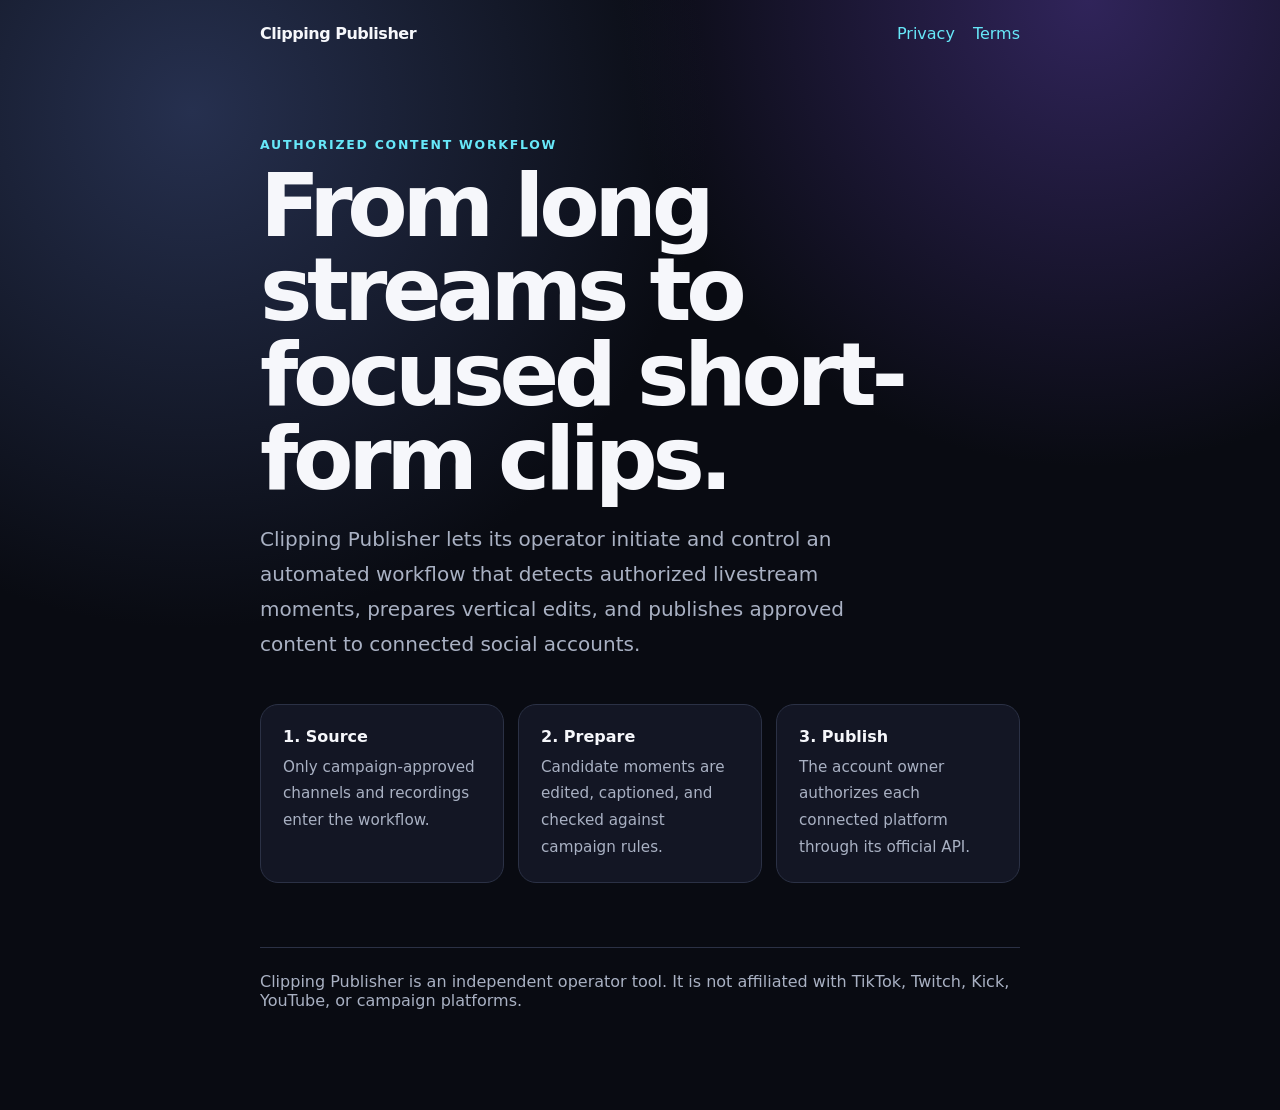
<file: index.html>
<!doctype html>
<html lang="en">
<head>
  <meta charset="utf-8">
  <meta name="viewport" content="width=device-width, initial-scale=1">
  <meta name="description" content="Clipping Publisher prepares authorized livestream highlights for short-form publishing.">
  <title>Clipping Publisher</title>
  <link rel="stylesheet" href="style.css">
</head>
<body>
  <nav aria-label="Primary">
    <a class="brand" href="index.html">Clipping Publisher</a>
    <div><a href="privacy.html">Privacy</a><a href="terms.html">Terms</a></div>
  </nav>
  <main>
    <div class="eyebrow">Authorized content workflow</div>
    <h1>From long streams to focused short-form clips.</h1>
    <p class="lede">Clipping Publisher lets its operator initiate and control an automated workflow that detects authorized livestream moments, prepares vertical edits, and publishes approved content to connected social accounts.</p>
    <div class="grid" aria-label="Workflow">
      <article class="card"><strong>1. Source</strong><p>Only campaign-approved channels and recordings enter the workflow.</p></article>
      <article class="card"><strong>2. Prepare</strong><p>Candidate moments are edited, captioned, and checked against campaign rules.</p></article>
      <article class="card"><strong>3. Publish</strong><p>The account owner authorizes each connected platform through its official API.</p></article>
    </div>
    <footer>Clipping Publisher is an independent operator tool. It is not affiliated with TikTok, Twitch, Kick, YouTube, or campaign platforms.</footer>
  </main>
</body>
</html>
</file>
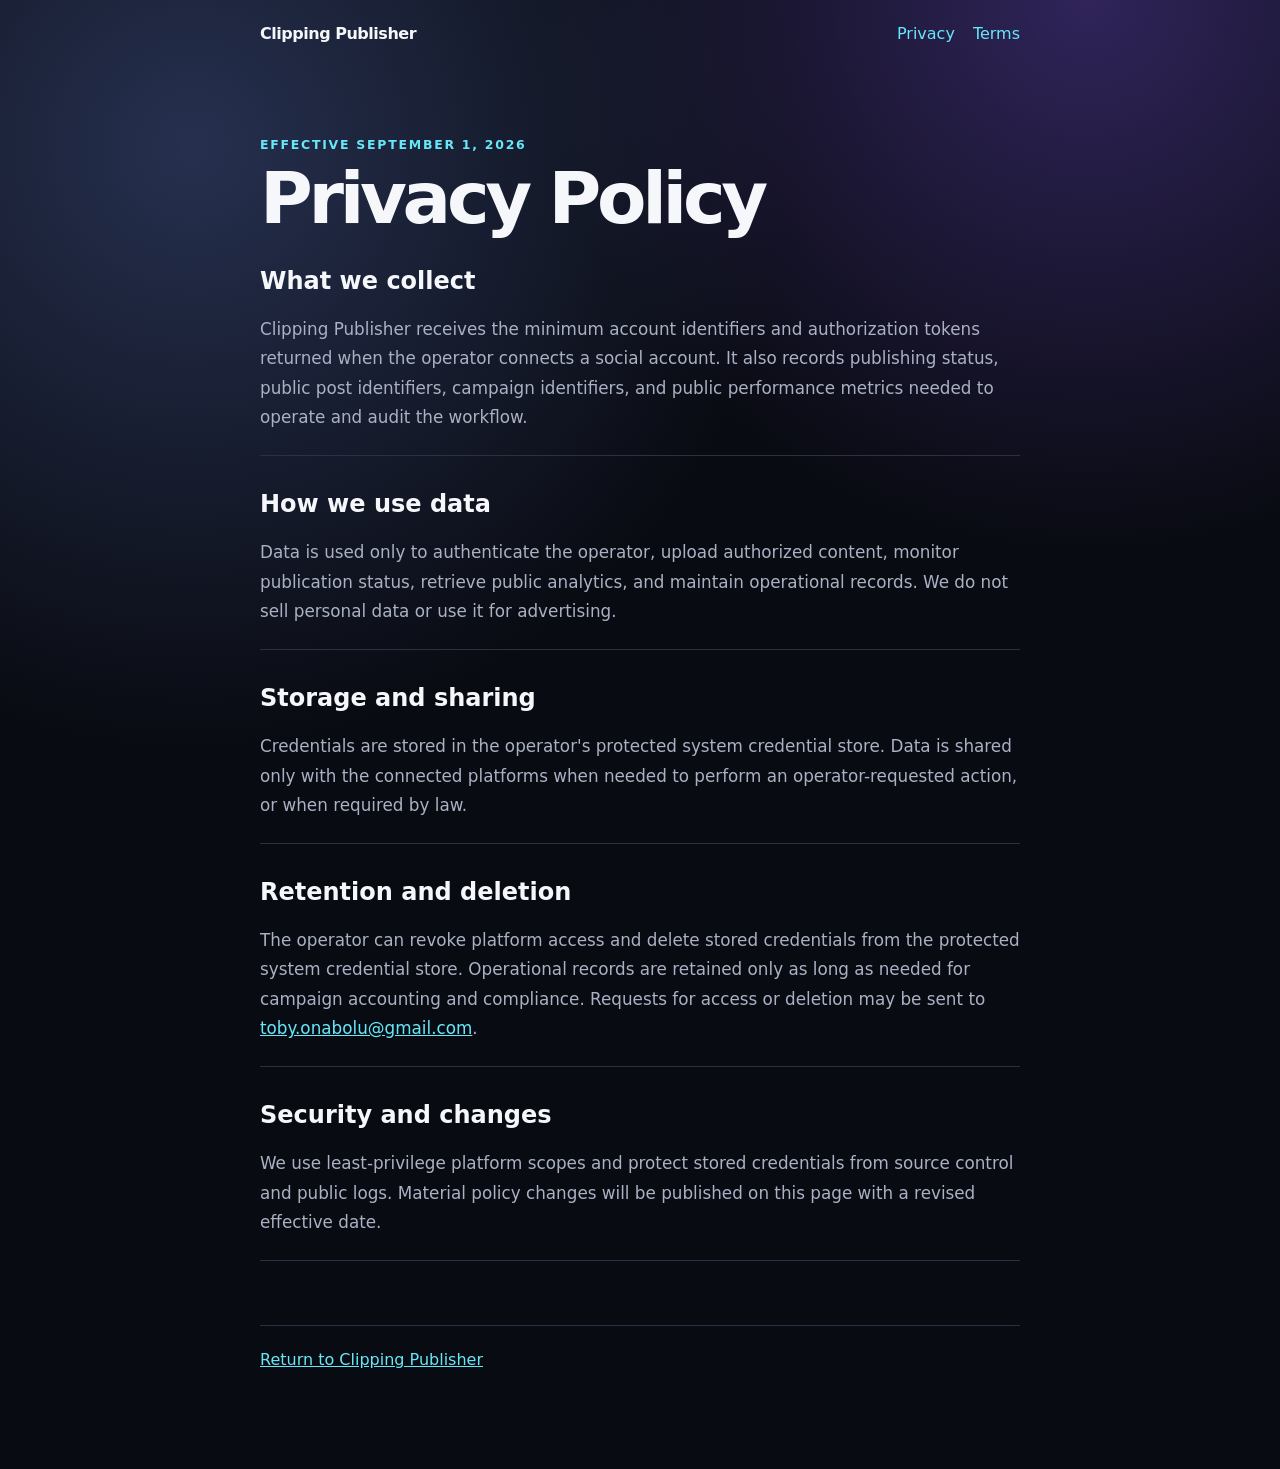
<file: privacy.html>
<!doctype html>
<html lang="en">
<head>
  <meta charset="utf-8">
  <meta name="viewport" content="width=device-width, initial-scale=1">
  <title>Privacy Policy — Clipping Publisher</title>
  <link rel="stylesheet" href="style.css">
</head>
<body>
  <nav aria-label="Primary"><a class="brand" href="index.html">Clipping Publisher</a><div><a href="privacy.html">Privacy</a><a href="terms.html">Terms</a></div></nav>
  <main class="legal">
    <div class="eyebrow">Effective September 1, 2026</div>
    <h1>Privacy Policy</h1>
    <section><h2>What we collect</h2><p>Clipping Publisher receives the minimum account identifiers and authorization tokens returned when the operator connects a social account. It also records publishing status, public post identifiers, campaign identifiers, and public performance metrics needed to operate and audit the workflow.</p></section>
    <section><h2>How we use data</h2><p>Data is used only to authenticate the operator, upload authorized content, monitor publication status, retrieve public analytics, and maintain operational records. We do not sell personal data or use it for advertising.</p></section>
    <section><h2>Storage and sharing</h2><p>Credentials are stored in the operator's protected system credential store. Data is shared only with the connected platforms when needed to perform an operator-requested action, or when required by law.</p></section>
    <section><h2>Retention and deletion</h2><p>The operator can revoke platform access and delete stored credentials from the protected system credential store. Operational records are retained only as long as needed for campaign accounting and compliance. Requests for access or deletion may be sent to <a href="mailto:toby.onabolu@gmail.com">toby.onabolu@gmail.com</a>.</p></section>
    <section><h2>Security and changes</h2><p>We use least-privilege platform scopes and protect stored credentials from source control and public logs. Material policy changes will be published on this page with a revised effective date.</p></section>
    <footer><a href="index.html">Return to Clipping Publisher</a></footer>
  </main>
</body>
</html>
</file>
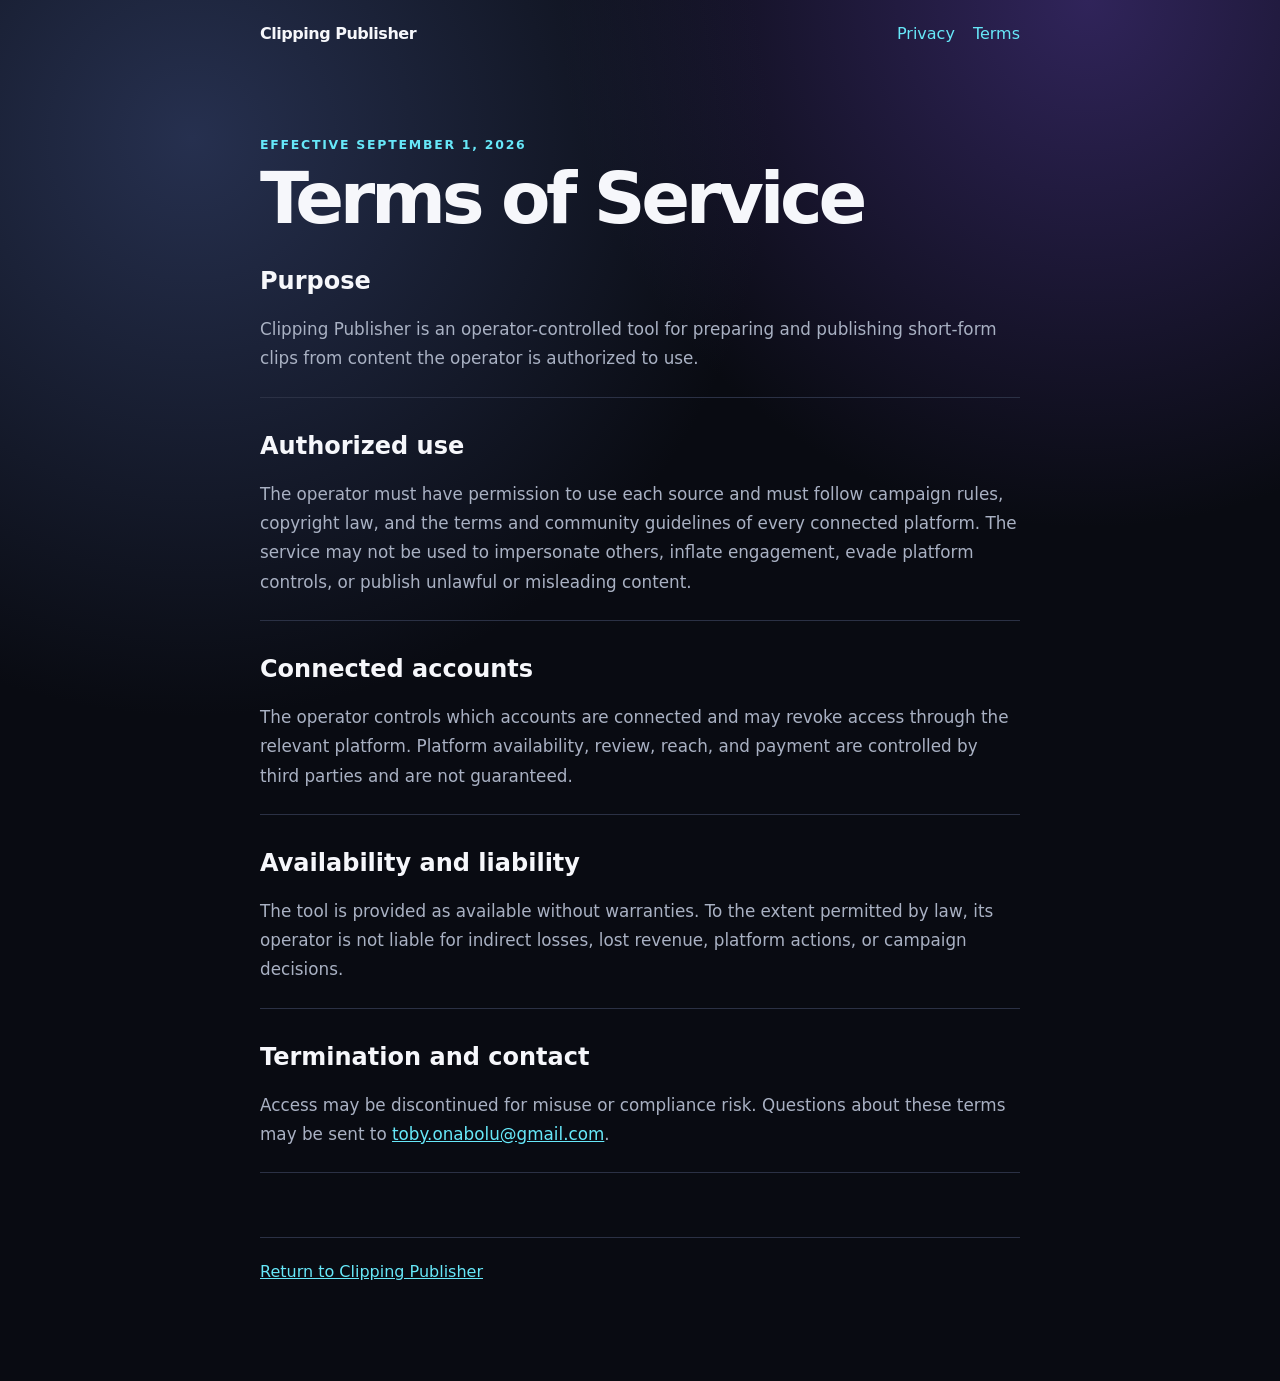
<file: terms.html>
<!doctype html>
<html lang="en">
<head>
  <meta charset="utf-8">
  <meta name="viewport" content="width=device-width, initial-scale=1">
  <title>Terms of Service — Clipping Publisher</title>
  <link rel="stylesheet" href="style.css">
</head>
<body>
  <nav aria-label="Primary"><a class="brand" href="index.html">Clipping Publisher</a><div><a href="privacy.html">Privacy</a><a href="terms.html">Terms</a></div></nav>
  <main class="legal">
    <div class="eyebrow">Effective September 1, 2026</div>
    <h1>Terms of Service</h1>
    <section><h2>Purpose</h2><p>Clipping Publisher is an operator-controlled tool for preparing and publishing short-form clips from content the operator is authorized to use.</p></section>
    <section><h2>Authorized use</h2><p>The operator must have permission to use each source and must follow campaign rules, copyright law, and the terms and community guidelines of every connected platform. The service may not be used to impersonate others, inflate engagement, evade platform controls, or publish unlawful or misleading content.</p></section>
    <section><h2>Connected accounts</h2><p>The operator controls which accounts are connected and may revoke access through the relevant platform. Platform availability, review, reach, and payment are controlled by third parties and are not guaranteed.</p></section>
    <section><h2>Availability and liability</h2><p>The tool is provided as available without warranties. To the extent permitted by law, its operator is not liable for indirect losses, lost revenue, platform actions, or campaign decisions.</p></section>
    <section><h2>Termination and contact</h2><p>Access may be discontinued for misuse or compliance risk. Questions about these terms may be sent to <a href="mailto:toby.onabolu@gmail.com">toby.onabolu@gmail.com</a>.</p></section>
    <footer><a href="index.html">Return to Clipping Publisher</a></footer>
  </main>
</body>
</html>
</file>
<file: style.css>
:root {
  color-scheme: dark;
  --ink: #f6f7fb;
  --muted: #a9b1c3;
  --panel: #151927;
  --line: #2b3145;
  --accent: #67e8f9;
  --accent-2: #a78bfa;
  font-family: Inter, ui-sans-serif, system-ui, -apple-system, BlinkMacSystemFont, "Segoe UI", sans-serif;
}

* { box-sizing: border-box; }

body {
  margin: 0;
  min-height: 100vh;
  color: var(--ink);
  background:
    radial-gradient(circle at 15% 10%, #26304f 0, transparent 35%),
    radial-gradient(circle at 85% 0%, #30245a 0, transparent 30%),
    #090b12;
}

main, nav {
  width: min(760px, calc(100% - 40px));
  margin-inline: auto;
}

nav {
  display: flex;
  align-items: center;
  justify-content: space-between;
  padding: 24px 0;
}

nav div { display: flex; gap: 18px; }

a { color: var(--accent); }
nav a { text-decoration: none; }

.brand {
  color: var(--ink);
  font-weight: 800;
  letter-spacing: -0.03em;
}

main { padding: 70px 0 100px; }

.eyebrow {
  color: var(--accent);
  font-size: 0.78rem;
  font-weight: 800;
  letter-spacing: 0.14em;
  text-transform: uppercase;
}

h1 {
  max-width: 680px;
  margin: 12px 0 20px;
  font-size: clamp(2.6rem, 8vw, 5.5rem);
  line-height: 0.96;
  letter-spacing: -0.06em;
}

h2 { margin-top: 34px; }

p, li {
  color: var(--muted);
  font-size: 1.05rem;
  line-height: 1.75;
}

.lede { max-width: 650px; font-size: 1.25rem; }

.grid {
  display: grid;
  grid-template-columns: repeat(3, 1fr);
  gap: 14px;
  margin-top: 42px;
}

.card {
  padding: 22px;
  border: 1px solid var(--line);
  border-radius: 18px;
  background: color-mix(in srgb, var(--panel) 88%, transparent);
}

.card strong { display: block; margin-bottom: 8px; }
.card p { margin: 0; font-size: 0.95rem; }

.legal h1 { font-size: clamp(2.5rem, 7vw, 4.5rem); }
.legal section { padding-bottom: 6px; border-bottom: 1px solid var(--line); }

footer {
  margin-top: 64px;
  padding-top: 24px;
  border-top: 1px solid var(--line);
  color: var(--muted);
}

@media (max-width: 650px) {
  .grid { grid-template-columns: 1fr; }
  nav { align-items: flex-start; gap: 18px; }
  nav div { flex-direction: column; gap: 8px; }
}
</file>
